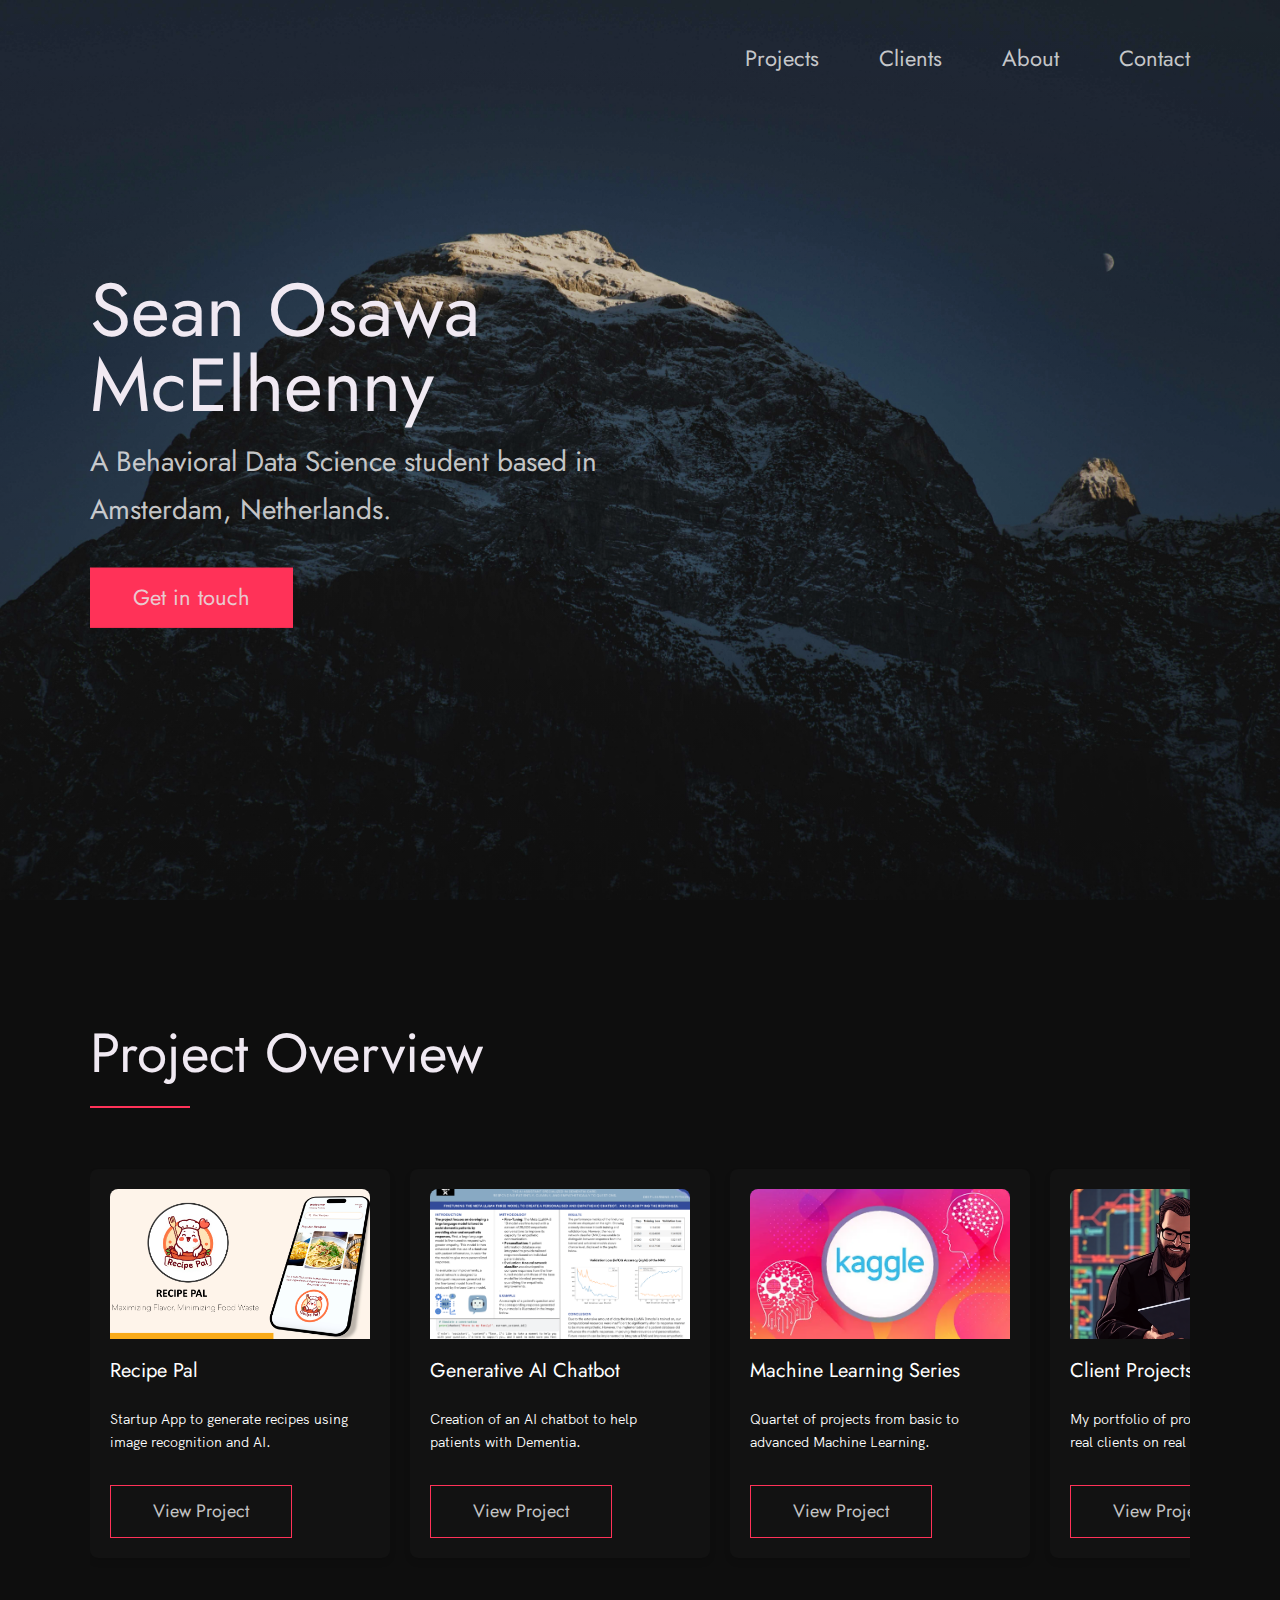
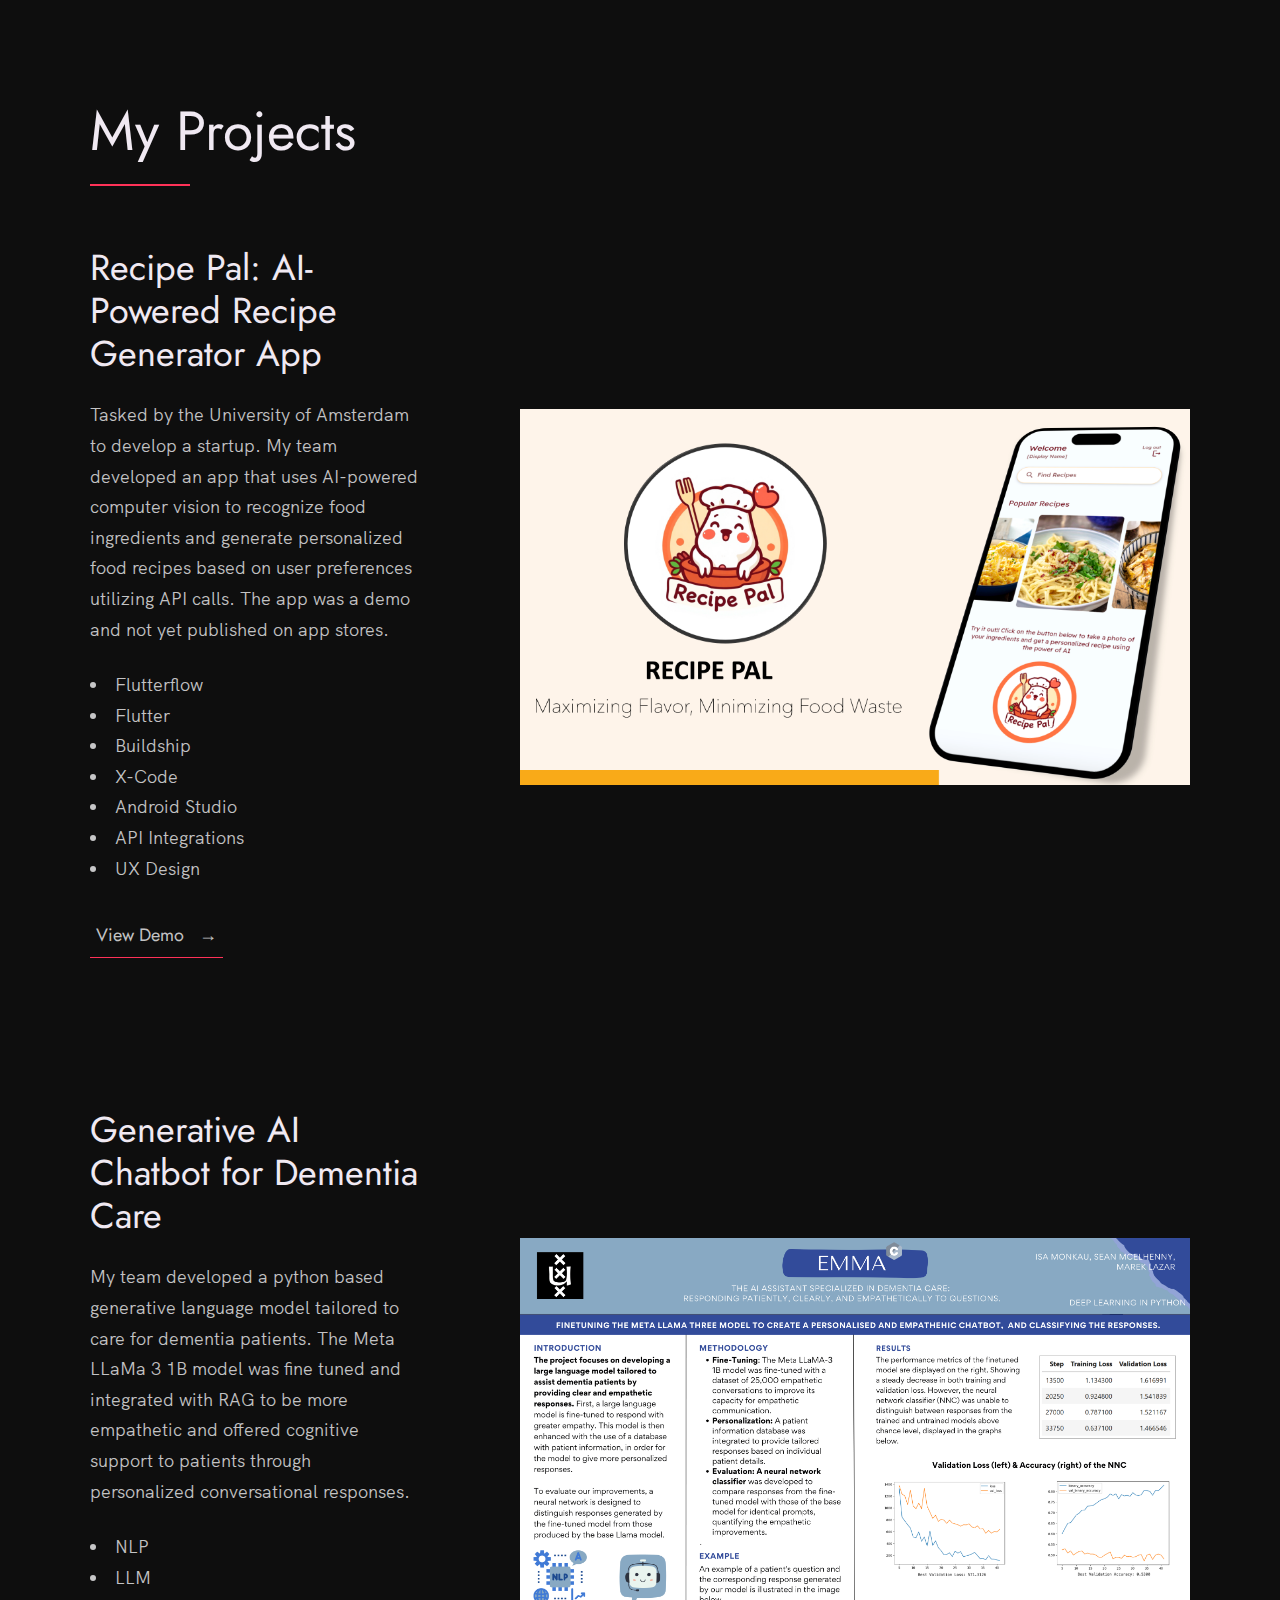
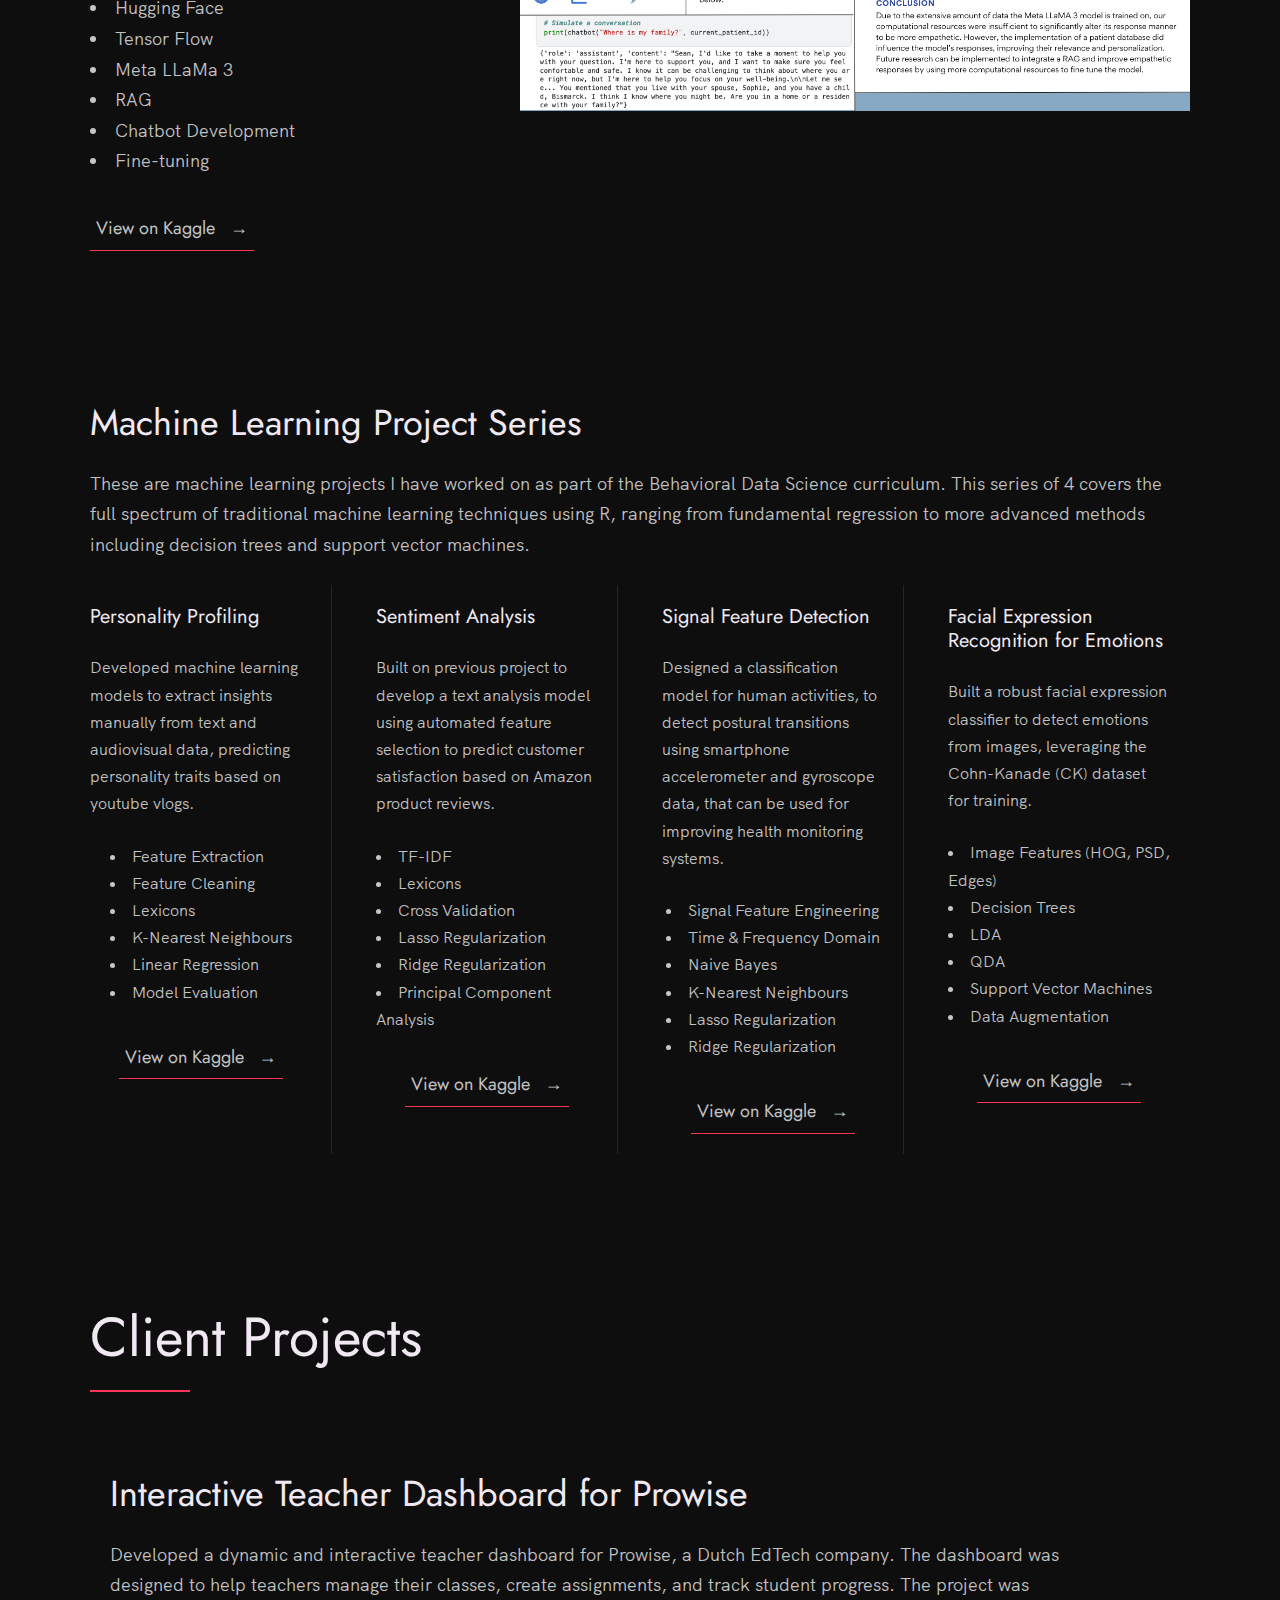
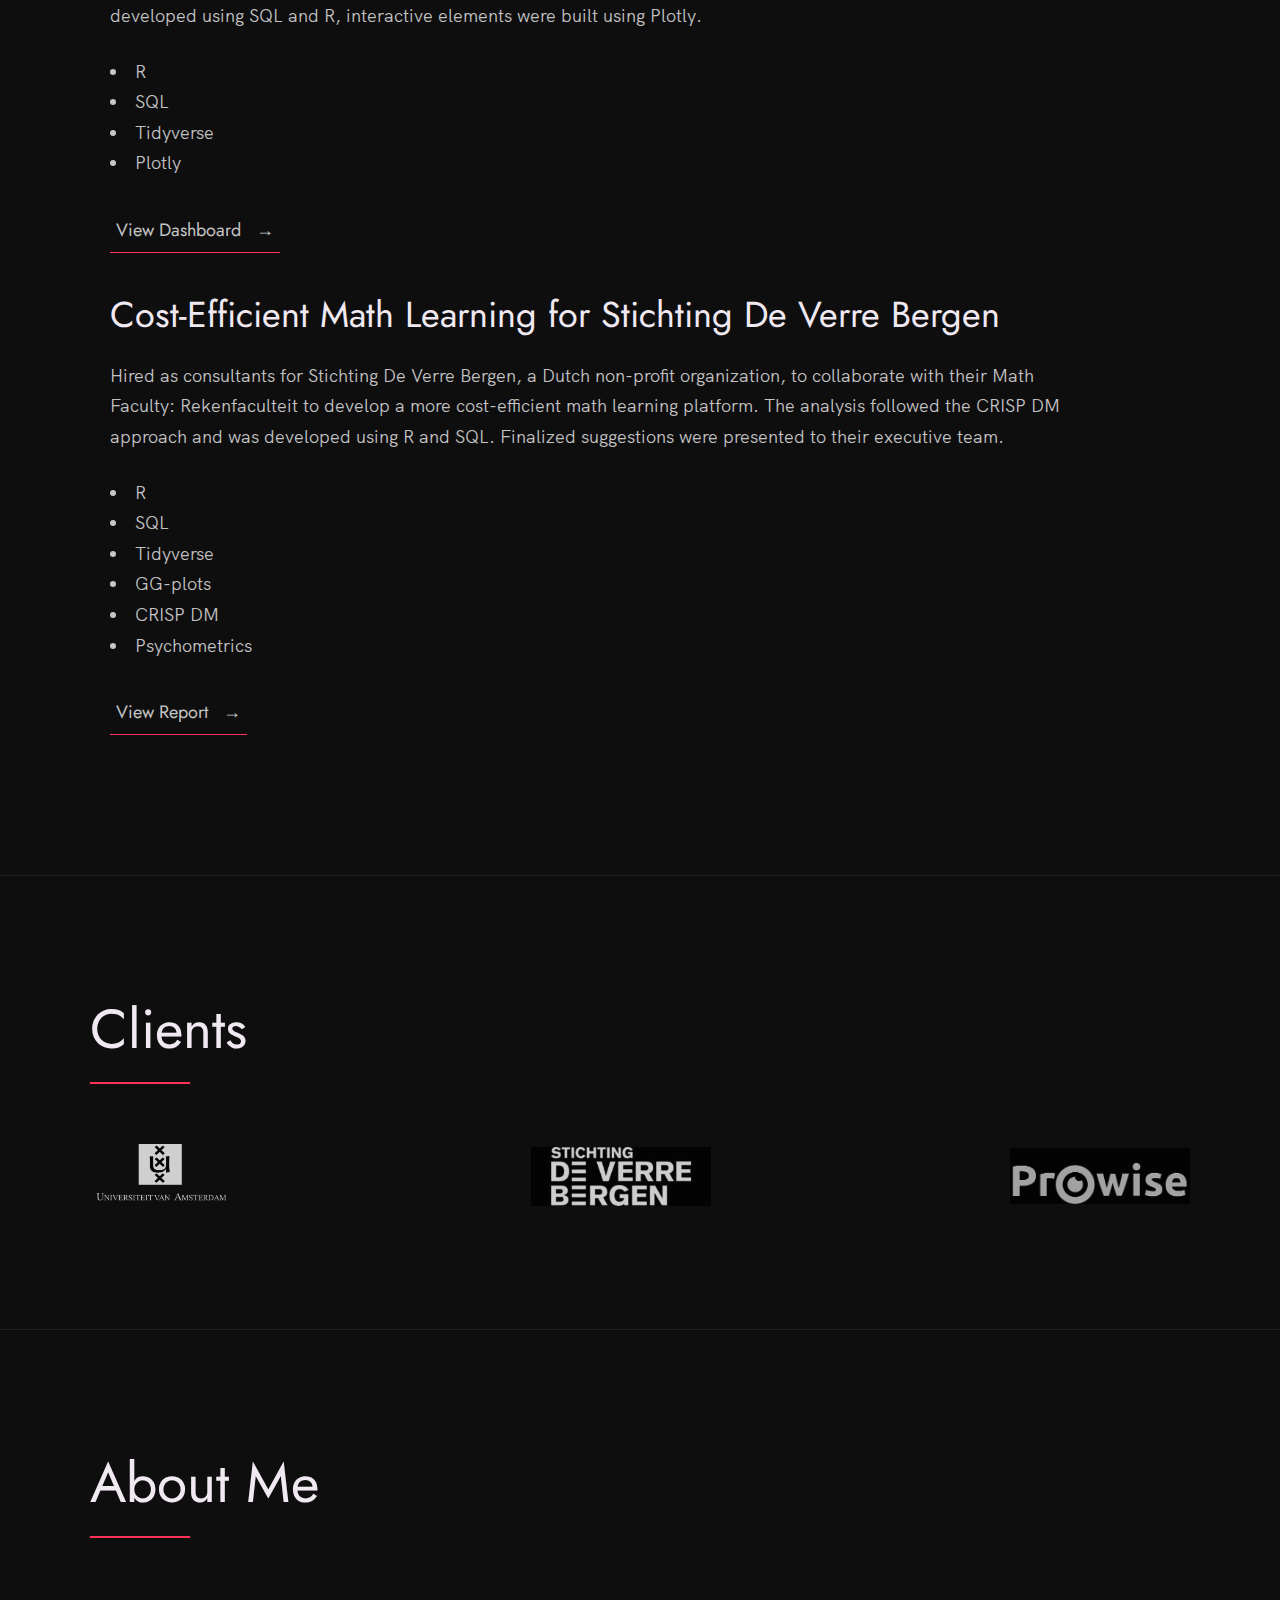
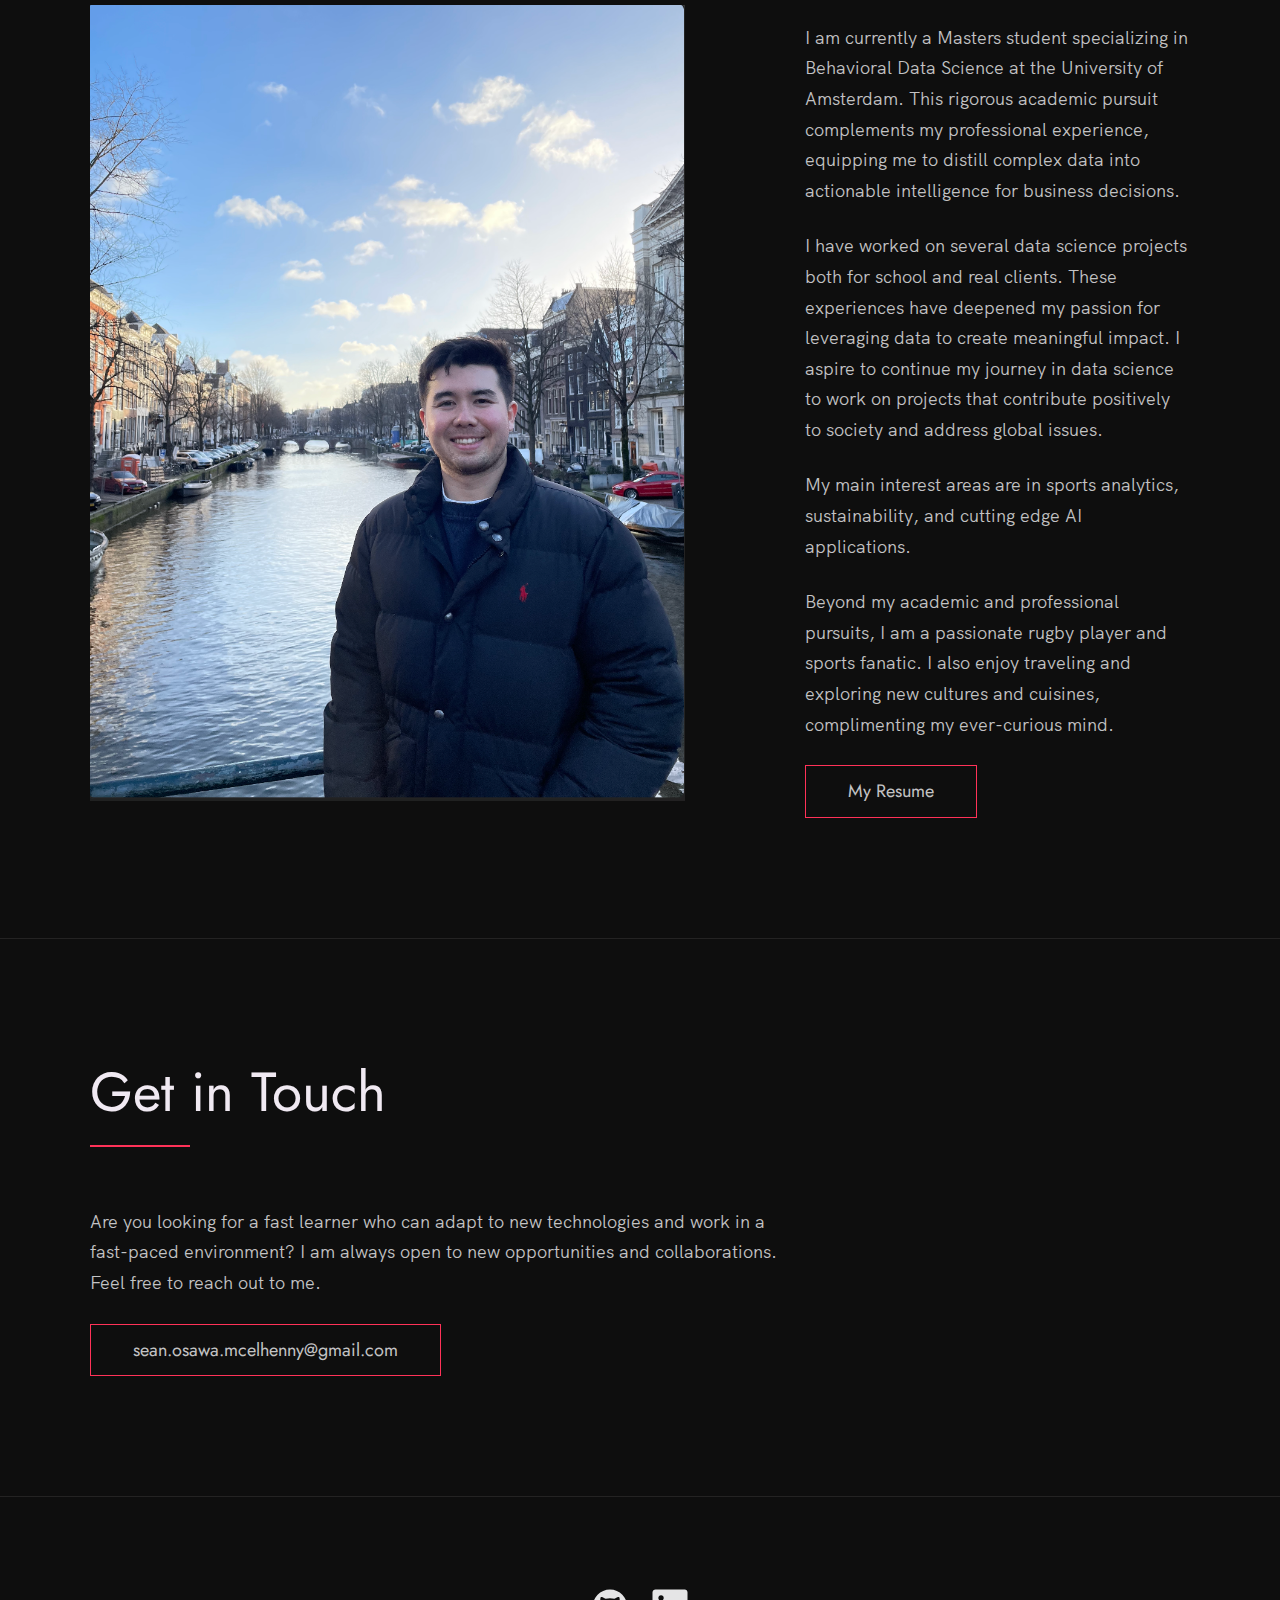
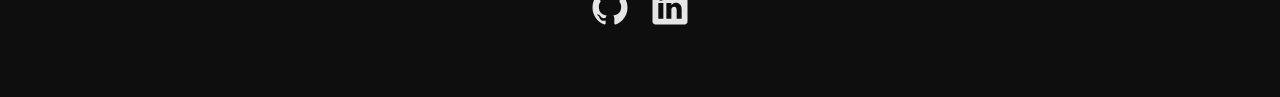
<file: index.html>
<!DOCTYPE html>
<html lang="en">

<head>
  <meta charset="UTF-8" />
  <meta name="viewport" content="width=device-width, initial-scale=1.0" />
  <link rel="shortcut icon" type="image/png" href="./images/favicon.png" />

  <!-- Put your site title here -->
  <title>
    Sean Osawa McElhenny Portfolio
  </title>

  <meta name="description" content="Data Scientist in Amsterdam, Netherlands." />
  <!-- Add some coding keywords below, Ex: (React, CSS etc) -->
  <meta name="keywords" content="Sean Osawa McElhenny, AI, LLM, Machine Learning, Data Science, Python, R, SQL" />
  <link rel="stylesheet" href="index.css" />
</head>

<body>

  <!-- ***** Header ***** -->

  <header class="header" role="banner" id="top">
    <div class="row">
      <nav class="nav" role="navigation">
        <ul class="nav__items">
          <li class="nav__item"><a href="#project overview" class="nav__link">Projects</a></li>
          <li class="nav__item"><a href="#clients" class="nav__link">Clients</a></li>
          <li class="nav__item">
            <a href="#about" class="nav__link">About</a>
          </li>
          <li class="nav__item">
            <a href="#contact" class="nav__link">Contact</a>
          </li>
        </ul>
      </nav>
    </div>
    <div class="header__text-box row">
      <div class="header__text">
        <h1 class="heading-primary">
          <!-- Replace the following name with your name -->
          <span>Sean Osawa<br>McElhenny</span>
        </h1>
        <!-- Put a small paragraph about yourself -->
        <p>A Behavioral Data Science student based in<br>Amsterdam, Netherlands.</p>
        <a href="#contact" class="btn btn--pink">Get in touch</a>
      </div>
    </div>
  </header>

  <main role="main">

    <!-- ***** Work ***** -->

    <section class="work" id="project overview">
      <div class="row">
        <h2 class="section-title">Project Overview</h2>
        
        <!-- Carousel Section -->
        <div class="carousel-container">
          <div class="carousel">
            <!-- Carousel Item 1 -->
            <div class="carousel-item">
              <div class="carousel-content">
                <img src="./images/RecipePal.png" class="carousel-image" alt="Project 1" />
                <h3 class="carousel-title">Recipe Pal</h3>
                <p class="carousel-description">Startup App to generate recipes using image recognition and AI.</p>
                <a href="#project1" class="btn">View Project</a>
              </div>
            </div>
            <!-- Carousel Item 2 -->
            <div class="carousel-item">
              <div class="carousel-content">
                <img src="./images/Demenchat.png" class="carousel-image" alt="Project 2" />
                <h3 class="carousel-title">Generative AI Chatbot</h3>
                <p class="carousel-description">Creation of an AI chatbot to help patients with Dementia.</p>
                <a href="#project2" class="btn">View Project</a>
              </div>
            </div>
            <!-- Carousel Item 3 -->
            <div class="carousel-item">
              <div class="carousel-content">
                <img src="./images/kaggle.webp" class="carousel-image" alt="Project 3" />
                <h3 class="carousel-title">Machine Learning Series</h3>
                <p class="carousel-description">Quartet of projects from basic to advanced Machine Learning.</p>
                <a href="#project3" class="btn">View Project</a>
              </div>
            </div>
            <!-- Carousel Item 4 -->
            <div class="carousel-item">
              <div class="carousel-content">
                <img src="./images/clients.png" class="carousel-image" alt="Project 4" />
                <h3 class="carousel-title">Client Projects</h3>
                <p class="carousel-description">My portfolio of projects working with real clients on real business cases.</p>
                <a href="#project4" class="btn">View Project</a>
              </div>
          </div>
        </div>
        </div>

        <h2>My Projects</h2>
        <div class="work__boxes">
          <!-- Each div with the work__box class is a project. -->
          <div class="work__box">
            <div class="work__text" id="project1">
              <h3>Recipe Pal: AI-Powered Recipe Generator App</h3>
              <p>
                Tasked by the University of Amsterdam to develop a startup. 
                My team developed an app that uses AI-powered computer vision to recognize food ingredients and 
                generate personalized food recipes based on user preferences utilizing API calls. 
                The app was a demo and not yet published on app stores.
              </p>
              <ul class="work__list">
                <li>Flutterflow</li>
                <li>Flutter</li>
                <li>Buildship</li>
                <li>X-Code</li>
                <li>Android Studio</li>
                <li>API Integrations</li>
                <li>UX Design</li>
              </ul>

              <div class="work__links">
                <a href="https://www.youtube.com/watch?v=E95ICt4Ewnw" target="_blank" class="link__text">
                  View Demo <span>&rarr;</span>
                </a>
                <a href="https://www.youtube.com/watch?v=E95ICt4Ewnw" title="View Source Code" target="_blank">
                </a>
              </div>
            </div>
            <div class="work__image-box">
              <img src="./images/RecipePal.png" class="work__image" alt="Project 1" />
            </div>
          </div>

          <div class="work__box">
            <div class="work__text" id="project2">
              <h3>Generative AI Chatbot for Dementia Care</h3>
              <p>
                My team developed a python based generative language model tailored to care for dementia patients. 
                The Meta LLaMa 3 1B model was fine tuned and integrated with RAG to be more empathetic 
                and offered cognitive support to patients through personalized conversational responses.
              </p>
              <ul class="work__list">
                <li>NLP</li>
                <li>LLM</li>
                <li>Hugging Face</li>
                <li>Tensor Flow</li>
                <li>Meta LLaMa 3</li>
                <li>RAG</li>
                <li>Chatbot Development</li>
                <li>Fine-tuning</li>
              </ul>

              <div class="work__links">
                <a href="https://www.kaggle.com/code/seanmcelhenny/dlip-project-dementia-main" class="link__text">
                  View on Kaggle <span>&rarr;</span>
                </a>
                <a href="#">
                </a>
              </div>
            </div>
            <div class="work__image-box">
              <img src="./images/Demenchat.png" class="work__image" alt="Project 1" />
            </div>
          </div>

          <div class="work_box">
            <div class="work__text" id="project3">
            <h3>Machine Learning Project Series</h3>
            <p>
              These are machine learning projects I have worked on as part of the Behavioral Data Science curriculum. 
              This series of 4 covers the full spectrum of traditional machine learning techniques using R, ranging from fundamental regression to more advanced methods
              including decision trees and support vector machines.
            </p>
          </div>
        </div>

        <div class="ml-series">
          <div class="work__box">
            <div class="work__text">
              <h3>Personality Profiling</h3>
              <p>Developed machine learning models to extract insights manually from text and audiovisual data, 
                predicting personality traits based on youtube vlogs.</p>
            </div>
            <ul class="work__list">
              <li>Feature Extraction</li>
              <li>Feature Cleaning</li>
              <li>Lexicons</li>
              <li>K-Nearest Neighbours</li>
              <li>Linear Regression</li>
              <li>Model Evaluation</li>
            </ul>
            <div class="work__links">
              <a href="https://www.kaggle.com/code/imonkau/bigfive-11" class="link__text">
                View on Kaggle <span>&rarr;</span>
              </a>
            </div>
          </div>
          <div class="work__box">
            <div class="work__text">
              <h3> Sentiment Analysis</h3>
              <p>Built on previous project to develop a text analysis model using automated feature selection to predict customer satisfaction based on 
                Amazon product reviews.</p>
            </div>
            <ul class="work__list">
              <li>TF-IDF</li>
              <li>Lexicons</li>
              <li>Cross Validation</li>
              <li>Lasso Regularization</li>
              <li>Ridge Regularization</li>
              <li>Principal Component Analysis</li>
            </ul>
            <div class="work__links">
              <a href="https://www.kaggle.com/code/seanmcelhenny/review-09-final-draft" class="link__text">
                View on Kaggle <span>&rarr;</span>
              </a>
          </div>
        </div>
          <div class="work__box">
            <div class="work__text">
              <h3>Signal Feature Detection</h3>
              <p>Designed a classification model for human activities, to detect postural transitions using smartphone accelerometer and gyroscope data, 
                that can be used for improving health monitoring systems.</p>
            </div>
            <ul class="work__list">
              <li>Signal Feature Engineering</li>
              <li>Time & Frequency Domain</li>
              <li>Naive Bayes</li>
              <li>K-Nearest Neighbours</li>
              <li>Lasso Regularization</li>
              <li>Ridge Regularization</li>
            </ul>
            <div class="work__links">
              <a href="https://www.kaggle.com/code/robinzehrer/signals03-physicalactivityrecognition-bda2024" class="link__text">
                View on Kaggle <span>&rarr;</span>
              </a>
              </div> 
          </div>
          <div class="work__box">
            <div class="work__text">
              <h3>Facial Expression Recognition for Emotions</h3>
              <p>Built a robust facial expression classifier to detect emotions from images, leveraging the Cohn-Kanade (CK) dataset for training.</p>
            </div>
            <ul class="work__list">
              <li>Image Features (HOG, PSD, Edges)</li>
              <li>Decision Trees</li>
              <li>LDA</li>
              <li>QDA</li>
              <li>Support Vector Machines</li>
              <li>Data Augmentation</li>
            </ul>
            <div class="work__links">
              <a href="https://www.kaggle.com/code/seanmcelhenny/group-emo-11" class="link__text">
                View on Kaggle <span>&rarr;</span>
              </a>
          </div>
        </div>
      </div>

      <h2 class="section-title">Client Projects</h2>
      <div class="client-projects">
      
        <div class="client__work__box" id="project4">
          <div class="client__work__text">
            <h3>Interactive Teacher Dashboard for Prowise</h3>
            <p>
              Developed a dynamic and interactive teacher dashboard for Prowise, a Dutch EdTech company. 
              The dashboard was designed to help teachers manage their classes, 
              create assignments, and track student progress. The project was developed
              using SQL and R, interactive elements were built using Plotly.
            </p>
            <ul class="work__list">
              <li>R</li>
              <li>SQL</li>
              <li>Tidyverse</li>
              <li>Plotly</li>
            </ul>
            <div class="work__links">
              <a href="plot.html" class="link__text">View Dashboard <span>&rarr;</span></a>
            </div>
          </div>
        </div>
      
        <div class="client__work__box">
          <div class="client__work__text">
            <h3>Cost-Efficient Math Learning for Stichting De Verre Bergen</h3>
            <p>
              Hired as consultants for Stichting De Verre Bergen, a Dutch non-profit organization, to collaborate with their Math Faculty: 
              Rekenfaculteit to develop a more cost-efficient math learning platform. The analysis followed the CRISP DM approach and was developed using R and SQL. 
              Finalized suggestions were presented to their executive team.
            </p>
            <ul class="work__list">
              <li>R</li>
              <li>SQL</li>
              <li>Tidyverse</li>
              <li>GG-plots</li>
              <li>CRISP DM</li>
              <li>Psychometrics</li>
            </ul>
            <div class="work__links">
              <a href="https://drive.google.com/file/d/1ReXAUnG5rT6hu10tddcgjSDfP8C9YI9z/view?usp=sharing" class="link__text">View Report <span>&rarr;</span></a>
            </div>
          </div>
        </div>
      
      </div>
    </section>
    
    <!-- ***** Clients ***** -->

    <section class="client" id="clients">
      <div class="row">
        <h2>Clients</h2>
        <div class="client__logos">
          <!-- Add logos of the clients or companies you'have worked with. -->
          <img src="./images/logo-uva.png" class="client__logo" alt="University of Amsterdam" />
          <img src="./images/stichting_de_verre_bergen_logo.webp" class="client__logo" alt="Stichting De Verre Bergen" />
          <img src="./images/prowise.png" class="client__logo" alt="Prowise" />
        </div>
      </div>
    </section>

    <!-- ***** About ***** -->

    <section class="about" id="about">
      <div class="row">
        <h2>About Me</h2>
        <div class="about__content">
          <div class="about__text">
            <!-- Replace the below paragraph with info about yourself -->
            <p>
              I am currently a Masters student specializing in Behavioral Data Science at the University of Amsterdam.  
              This rigorous academic pursuit complements my professional experience,  
              equipping me to distill complex data into actionable intelligence for business decisions.
            </p>
            
            <p>
              I have worked on several data science projects both for school and real clients. These experiences have deepened my passion
              for leveraging data to create meaningful impact. I aspire to continue my journey in data science to work on projects that 
              contribute positively to society and address global issues.
            </p>
            
            <p>
              My main interest areas are in sports analytics, sustainability, and cutting edge AI applications.
            </p>
            
            <p>
              Beyond my academic and professional pursuits, I am a passionate rugby player and sports fanatic.  
              I also enjoy traveling and exploring new cultures and cuisines, complimenting my ever-curious mind.
            </p>
            
            <!-- Provide a link to your resume -->
            <a href="CV2025.pdf" class="btn">My Resume</a>
          </div>

          <div class="about__photo-container">
            <!-- Add a nice photo of yourself -->
            <img class="about__photo" src="./images/ProfilePhoto.png" alt="" />
          </div>
        </div>
      </div>
    </section>
  </main>

  <!-- ***** Contact ***** -->

  <section class="contact" id="contact">
    <div class="row">
      <h2>Get in Touch</h2>
      <div class="contact__info">
        <p>
          Are you looking for a fast learner who can adapt to new technologies and work in a fast-paced environment? 
          I am always open to new opportunities and collaborations. Feel free to reach out to me. 
        </p>
        <!-- emails -->
        <a href="mailto:sean.osawa.mcelhenny@gmail.com" class="btn">sean.osawa.mcelhenny@gmail.com</a>
      </div>
    </div>
  </section>

  <!-- ***** Footer ***** -->

  <footer role="contentinfo" class="footer">
    <div class="row">
      <!-- Update the links to point to your accounts -->
      <ul class="footer__social-links">
        <li class="footer__social-link-item">
          <a href="https://github.com/s160677" title="Link to Github Profile">
            <img src="./images/github.svg" class="footer__social-image" alt="Github">
          </a>
        <li class="footer__social-link-item">
          <a href="https://www.linkedin.com/in/sean-osawa-mcelhenny-92b165199/">
            <img src="./images/linkedin.svg" title="Link to Linkedin Profile" class="footer__social-image" alt="Linkedin">
          </a>
        </li>
      </ul>


  <a href="#top" class="back-to-top" title="Back to Top">
    <img src="./images/arrow-up.svg" alt="Back to Top" class="back-to-top__image"/>
  </a>
  <script src="./index.js"></script>
</body>

</html>
</file>
<file: index.css>
/* --------------------------------------- */
/* ----- Basic Setup ----- */
/* --------------------------------------- */

@font-face {
    font-family: 'Hk Grotesk';
    font-style: normal;
    font-weight: 400;
    src: url('./fonts/HKGrotesk-Regular.woff') format('woff');
}

@font-face {
    font-family: 'Jost';
    font-style: normal;
    font-weight: 400;
    src: url('./fonts/Jost-Regular.ttf') format('woff');
}

* {
    margin: 0;
    padding: 0;
    box-sizing: inherit;
}

:root {
    --font-size-small: 1.8rem;
    --font-size-normal: 2.2rem;
    --font-size-medium: 2.8rem;
    --font-size-medium-1: 3.6rem;
    --font-size-large: 5.5rem;
    --font-size-huge: 7.5rem;
    --font-stack: 'Hk Grotesk', sans-serif;

    --line-height-normal: 1.7;
    --line-height-small: 1.2;

    --black: #0e0e0e;
    --pink: #ff3258;
    --white: #f0e9f2;
    --white-1: #e5e5e6da;


    --container-max-width: 1180px;
    --container-normal-width: 800px;
    --container-medium-width: 700px; 
    --container-small-width: 500px;

    --gutter-huge: 12rem;
    --gutter-medium: 6rem;
    --gutter-normal: 3rem;
    --gutter-small-1: 2.5rem;
    --gutter-small: 2rem;

    --border-light: 1px solid rgb(36, 35, 35);
}

html {
    font-size: 62.5%; /* (16/10)*100 = 62.5% => 1rem = 10px */
    box-sizing: border-box;
    scroll-behavior: smooth;
}

@media(max-width: 1000px) {
    html {
        font-size: 52%;
    }
}

body {
    font-size: var(--font-size-small);
    font-family: var(--font-stack);
    font-weight: 400;
    color: var(--white-1);
    line-height: var(--line-height-normal);
    background: var(--black);
    overflow-x: hidden;
}

.row {
    max-width: var(--container-max-width);
    margin: 0 auto;
}

@media(max-width: 1340px) {
    .row {
        max-width: 1100px;
    }
}

@media(max-width: 1240px) {
    .row {
        padding: 0 var(--gutter-medium);
    }
}

@media(max-width: 600px) {
    .row {
        padding: 0 var(--gutter-normal);
    }
}

@media(max-width: 600px) {
    .row {
        padding: 0 var(--gutter-small);
    }
}

section {
    padding: var(--gutter-huge) 0;
    border-bottom: var(--border-light);
}

img {
    object-fit: contain;
    max-width: 100%;
}

/* --------------------------------------- */
/* ----- Headlines and Paragraphs ----- */
/* --------------------------------------- */

h1,
h2,
h3 {
    font-family: 'Jost', sans-serif;
    font-weight: 400;
    line-height: var(--line-height-small);
    color: var(--white);
}

.heading-primary {
    line-height: 1;
    font-size: var(--font-size-huge);
    font-weight: 400;
}

@media(max-width: 900px) {
    .heading-primary {
        font-size: 6.5rem;
    }
}

h2 {
    font-size: var(--font-size-large);
    margin-bottom: var(--gutter-medium);
}

h2::after {
    content: '';
    display: block;
    height: 2px;
    width: 10rem;
    background: var(--pink);
    margin: var(--gutter-small) 0;
}

h3 {
    font-size: var(--font-size-medium-1);
    margin-bottom: var(--gutter-small);
}

@media(max-width: 500px) {
    .heading-primary {
        font-size: var(--font-size-large);
    }

    h2 {
        font-size: var(--font-size-medium-1);
    }

    h3 {
        font-size: var(--font-size-medium);
    }
}

p {
    margin: var(--gutter-small-1) 0;
}

@media(max-width: 900px) {
    p { 
        max-width: var(--container-small-width);
    }
}

/* --------------------------------------- */
/* ----- Buttons and Links ----- */
/* --------------------------------------- */

a {
    color: var(--white);
    font-weight: 400;
    font-family: 'Jost', sans-serif;
    transition: all .2s;
    outline: 2px solid transparent;
}

::-moz-focus-inner {
    border: 0;
}

button:focus,
a:focus {
    outline: 2px solid var(--pink);
}

body:not(.user-is-tabbing) button:focus,
body:not(.user-is-tabbing) a:focus {
    outline: none;
}

.link:hover {
    color: var(--pink);
}

.btn {
    position: relative;
    display: inline-block;
    padding: 1rem 4.2rem;
    text-decoration: none;
    color: inherit;
    border: 1px solid  var(--pink);
    font-weight: 400;
}

.btn:focus {
    outline: none;
}

.btn::after {
    content: '';
    display: block;
    position: absolute;
    top: 0;
    left: 0;
    right: 100%;
    background: var(--white);
    height: 100%;
    z-index: -1;

    transition: all 0.2s cubic-bezier(1, 0.68, 0.16, 0.9);
}

.btn:hover::after,
.btn:focus::after {
    right: 0;
    background: var(--pink);
}

.btn--pink {
    background: var(--pink);
    transition: all 0.2s;
}

.btn--pink::after {
    display: none;
}

.btn--pink:hover,
.btn--pink:focus {
    background: transparent;
}

.link__text {
    position: relative;
    display: inline-block;
    padding: .6rem;
    color: inherit;
    text-decoration: none;
    border-bottom: 1px solid var(--pink);
}

.link__text::after {
    content: '';
    display: block;
    position: absolute;
    top: 0;
    left: 0;
    right: 100%;
    background: var(--white);
    height: 100%;
    z-index: -1;
    transition: all 0.2s cubic-bezier(1, 0.68, 0.16, 0.9);
}

.link__text:focus {
    outline: none;
}

.link__text:hover::after,
.link__text:focus:after {
    right: 0;
    background: var(--pink);
}

.link__text span {
    padding-left: 1rem;
    font-family: sans-serif;
}

/* ----- Back to Top ----- */

.back-to-top {
    position: fixed;
    bottom: 4rem;
    right: 4rem;
    display: flex;
    justify-content: center;
    align-items: center;
    height: 5.5rem;
    width: 5.5rem;
    background-color: var(--pink);
    border-radius: 50%;
    z-index: 10;
    visibility: hidden;
    transition: all .4s;
}

.back-to-top__image {
    height: 70%;
}

@media(max-width: 900px) {
    .back-to-top {
        right: 2rem;
    }
}

@media(max-width: 500px) {
    .back-to-top {
        right: 1rem;
    }
}

/* --------------------------------------- */
/* ----- Navigation ----- */
/* --------------------------------------- */

.nav {
    display: flex;
    justify-content: flex-end;
    padding: var(--gutter-normal) 0;
}

.nav__items {
    display: flex;
    list-style: none;
}

.nav__item:not(:last-child) {
    margin-right: var(--gutter-medium);
}

@media(max-width: 500px) {
    .nav {
        justify-content: center;
    }
}

@media(max-width: 400px) {
    .nav__item:not(:last-child) {
        margin-right: var(--gutter-normal);
    }
}

@media(max-width: 300px) {
    .nav {
        font-size: var(--font-size-small);
    }
}

.nav__link {
    position: relative;
    display: inline-block;
    padding: 1rem 0;
    text-decoration: none;
    color: inherit;
    transition: all .2s;
}

.nav__link::after {
    content: '';
    position: absolute;
    bottom: 0;
    left: 0;
    right: 100%;
    display: inline-block;
    height: 1rem;
    background: var(--white);
    transition: all 0.25s cubic-bezier(1, 0.68, 0.16, 0.9);
}

.nav__link:hover {
    color: var(--pink);
}

.nav__link:hover::after {
    right: 0;
    height: 2px;
    background: var(--pink);
}

/* --------------------------------------- */
/* ----- Header ----- */
/* --------------------------------------- */

.header {
    background: linear-gradient(rgba(0,0,0, .1), rgba(0,0,0, .4)), 
        url('./images/header6.jpg');
    height: 100vh;
    background-size: cover;
    background-position: center;
    background-attachment: fixed;
    font-size: var(--font-size-normal);
}

.header__text {
    position: absolute;
    top: 50%;
    transform: translateY(-50%);
}

.header__text p {
    margin: 1.5rem 0 3.5rem;
    max-width: var(--container-medium-width);
    font-family: 'Jost', sans-serif;
    font-size: var(--font-size-medium);
}

@media(max-width: 500px) {
    .header {
        text-align: center;
    }

    .header__text p {
        transform: scale(.8);
    }
}

/* Swiper: Project Overview */
/* CAROUSEL CONTAINER */
.carousel-container {
    width: 100%;
    overflow-x: auto; /* Enables horizontal scrolling */
    scroll-snap-type: x mandatory; /* Ensures snapping */
    -webkit-overflow-scrolling: touch; /* Smooth scrolling on touch devices */
    padding-bottom: 10px;
}

/* CAROUSEL (FLEXBOX LAYOUT) */
.carousel {
    display: flex;
    gap: 20px; /* Space between items */
    padding: 10px;
    scroll-behavior: smooth; /* Smooth scrolling */
    padding-top: 1px;
    padding-bottom: 130px;
}

/* CAROUSEL ITEM */
.carousel-item {
    flex: 0 0 auto; /* Prevent flex items from shrinking */
    scroll-snap-align: start; /* Snap items to the start of the container */
    width: 300px; /* Set a fixed width for each item */
    background-color: #121212;
    border-radius: 8px;
    box-shadow: 0 4px 6px rgba(0, 0, 0, 0.1);
    overflow: hidden;
    transition: transform 0.3s ease;
}

/* CAROUSEL IMAGE */
.carousel-image {
    width: 100%; /* Ensure the image takes the full width of the carousel item */
    height: 150px; /* Set a fixed height for all images */
    object-fit: cover; /* Ensures the image covers the area without distortion */
    border-top-left-radius: 8px; /* Match the border radius of the carousel item */
    border-top-right-radius: 8px;
}

.carousel-item:hover {
    transform: translateY(-5px); /* Lift effect on hover */
}

/* CAROUSEL CONTENT */
.carousel-content {
    padding: 20px;
}

.carousel-title {
    font-size: 2rem;
    margin-bottom: 10px;
    margin-top: 10px;
    color: #ffffff;
}

.carousel-description {
    font-size: 1.4rem;
    color: #ffffff;
    margin-bottom:30px;
    margin-top:25px;
}

/* HIDE SCROLLBAR */
.carousel-container::-webkit-scrollbar {
    display: none; /* Hide scrollbar for Chrome, Safari, and Opera */
}

.carousel-container {
    -ms-overflow-style: none; /* Hide scrollbar for IE and Edge */
    scrollbar-width: none; /* Hide scrollbar for Firefox */
}

/* --------------------------------------- */
/* ----- Work ----- */
/* --------------------------------------- */

.work__box {
    display: flex;
    align-items: center;
}

@media(max-width: 900px) {
    .work__box {
        align-items: initial;
        flex-direction: column-reverse;
    }
}

.work__box:not(:last-child) {
    margin-bottom: 15rem;
}

@media(max-width: 500px) {
    .work__box:not(:last-child) {
        margin-bottom: 20rem;
    }
}

.work__links {
    display: flex;
    align-items: center;
}

.work__text {
    flex: 0 0 30%;
}

.work__list {
    /* list-style-type: square; */
    list-style-position: inside;
    margin-bottom: var(--gutter-normal);
}

.work__code {
    display: block;
    height: 3rem;
    margin-left: var(--gutter-normal);
    transition: all .3s;
}

.work__code:hover {
    transform: scale(1.2);
}

.work__image-box {
    margin-bottom: var(--gutter-normal);
}

@media(min-width: 901px) {
    .work__image-box {
        flex: 1;
        margin: 0 0 0 10rem;
    }
}

@media(max-width: 900px) {
    .work__code {
        height: 4rem;
    }
}

/* Client Projects Section */

.client__work__box {
    display: flex; /* Make this a flex container */
    align-items: center; /* Vertically center the content */
    padding: 20px;
    width: 100%; /* Let the container take full width */
    padding-bottom: 20px;
    justify-content: space-between; /* Ensure space between text and image */
}

.client__work__text {
    flex: 0 0 90%; /* Text section takes up 50% of the width */
}

.client__work__image-box {
    margin-left: 20px; /* Space between text and image */
    flex: 0 0 50%; /* Image section takes up 50% of the width */
}

.client__work__image-box img {
    width: 100%; /* Make the image fill the container */
    height: auto; /* Maintain aspect ratio */
}

/* Machine Learning projects */
.ml-series {
    display: flex;
    justify-content: space-between;  /* Evenly spaces out the projects */
    flex-wrap: wrap;  /* Allows the projects to wrap on smaller screens */
    gap: 30px;  /* Space between each project */
    margin-top: 20px;
}

.ml-series .work__box {
    display: flex;
    flex-direction: column;
    align-items: center;
    width: 22%;  /* Adjust width so four projects fit horizontally */
    padding: 20px 20px 20px .02px;
    box-sizing: border-box;
    border-right: 1px solid rgba(255, 255, 255, 0.1);
}

.ml-series .work__box:last-child {
    border-right: none;  /* Remove border on the last project */
}

.ml-series .work__box h3 {
    font-size: 2rem;  /* Adjust the font size to make it smaller */
}
.ml-series .work__box p {
    font-size: 1.6rem;  /* Adjust the font size to make it smaller */
}

.ml-series .work__list {
    font-size: 1.6rem;  /* Adjust the font size to make it smaller */
}

@media(max-width: 900px) {
    .ml-series .work__box {
        width: 45%;  /* Two projects per row on medium screens */
    }
}

@media(max-width: 500px) {
    .ml-series .work__box {
        width: 90%;  /* One project per row on small screens */
    }

    .ml-series .work__box:not(:last-child) {
        margin-bottom: 15rem;  /* Adjust bottom margin on smaller screens */
    }
}
/* --------------------------------------- */
/* ----- Clients ----- */
/* --------------------------------------- */

.client__logos {
    display: flex;
    justify-content: space-between;
    filter: invert(100%) grayscale(100%) opacity(.8);
}

.client__logo {
    height: 6.5rem;
    max-width: 18rem;
}

@media(max-width: 1240px) {
    .client__logos {
        overflow-x: scroll;
        padding: var(--gutter-normal);
    }

    .client__logo:not(:last-of-type) {
        margin-right: var(--gutter-medium);
    }
}

/* --------------------------------------- */
/* ----- About ----- */
/* --------------------------------------- */

.about__content {
    display: flex;
    flex-direction: row-reverse;
    align-items: center;
}

@media(max-width: 900px) {
    .about__content {
        flex-direction: column-reverse;
        align-items: initial;
    }
}

.about__photo-container {
    margin-bottom: var(--gutter-normal);
}

@media(min-width: 901px) {
    .about__text {
        flex: 0 0 35%;
    }
    
    .about__photo-container {
        flex: 1;
        margin: 0 var(--gutter-huge) 0 0;
    }
}

/* --------------------------------------- */
/* ----- Contact ----- */
/* --------------------------------------- */

.contact__info {
    max-width: var(--container-medium-width);
}

/* --------------------------------------- */
/* ----- Footer ----- */
/* --------------------------------------- */

.footer {
    text-align: center;
    padding: var(--gutter-medium) 0 var(--gutter-normal);
}

.footer__social-links {
    display: flex;
    justify-content: center;
    padding: var(--gutter-normal) 0;
    list-style: none;
}

.footer__social-link-item:not(:last-of-type) {
    margin-right: var(--gutter-small);
}

.footer__social-image {
    height: 4rem;
}

.footer__github-buttons {
    display: flex;
    justify-content: center;
}

.footer__github-buttons iframe {
    height: 2.5rem;
    width: 84px;
    transform: translateY(3px);
}

@media(max-width: 500px) {
    .footer {
        padding: var(--gutter-medium) 0;
    } 
}
</file>
